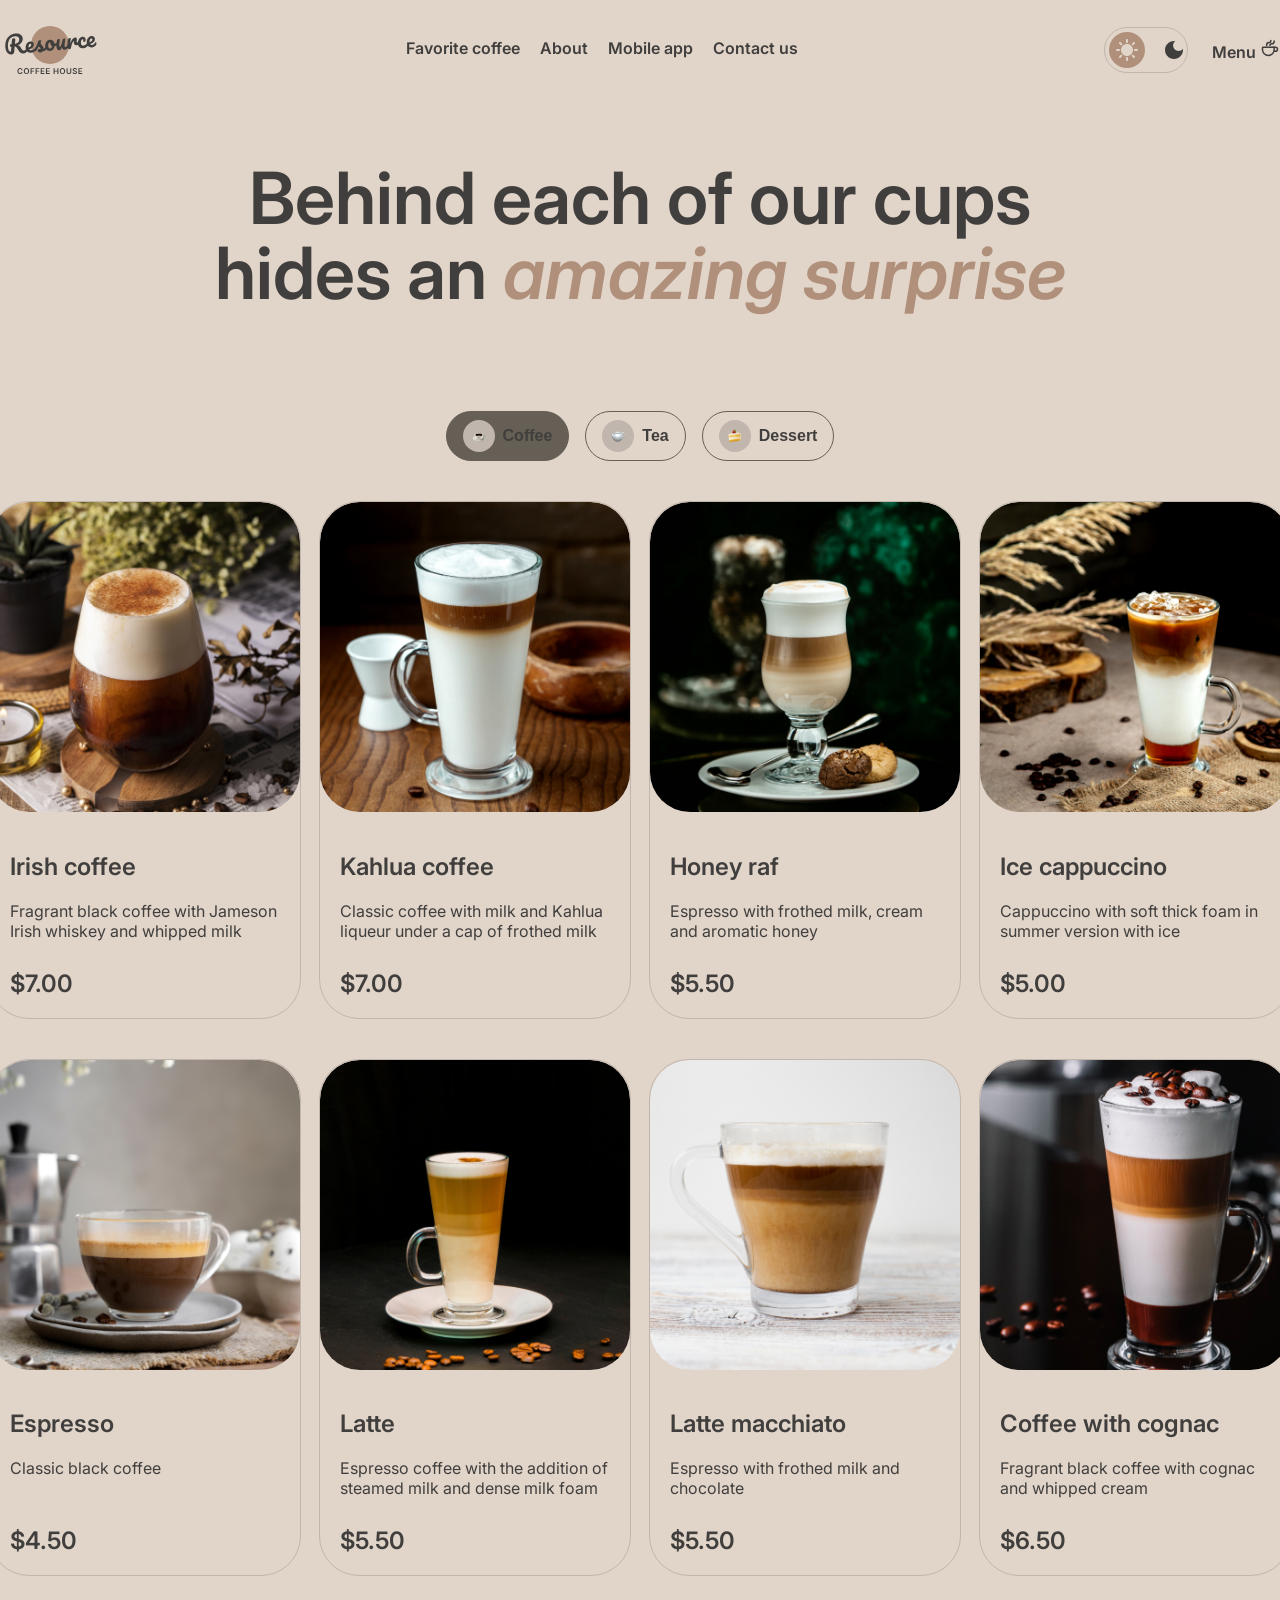
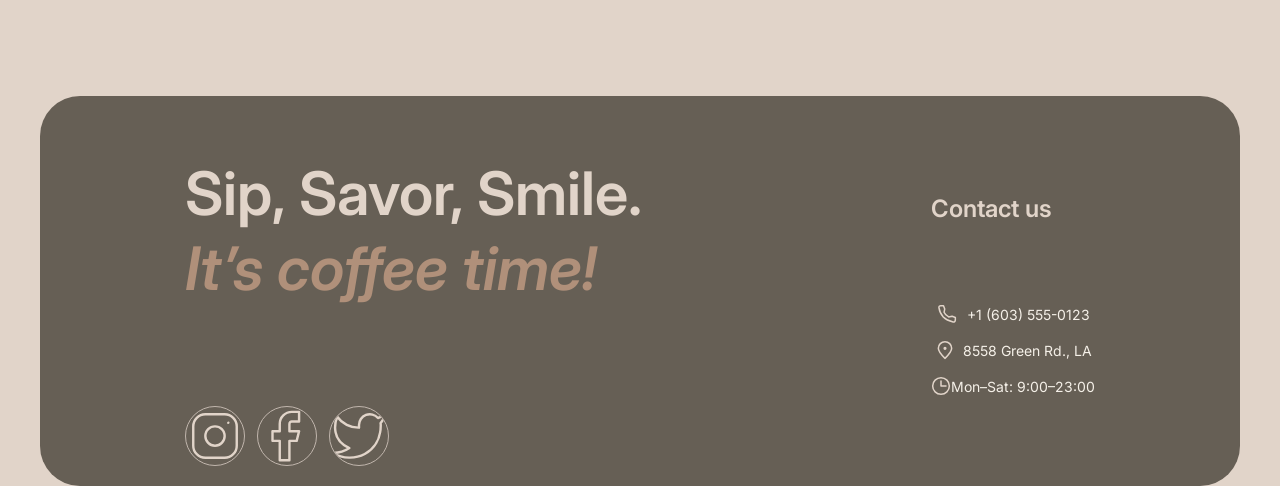
<file: coffe house/menu.html>
<!DOCTYPE html>
<html lang="en">

<head>
    <meta charset="UTF-8">
    <meta name="viewport" content="width=device-width, initial-scale=1.0">
    <link rel="icon" type="image/png" sizes="32x32" href="favicon-32x32.png">
    <title>Coffee House</title>
    <link rel="preconnect" href="https://fonts.googleapis.com">
    <link rel="preconnect" href="https://fonts.gstatic.com" crossorigin>
    <link
        href="https://fonts.googleapis.com/css2?family=Cormorant+Garamond:ital,wght@0,300..700;1,300..700&family=Cutive+Mono&family=Inter:ital,opsz,wght@0,14..32,100..900;1,14..32,100..900&display=swap"
        rel="stylesheet">
    <link rel="stylesheet" href="shared.css">
    <link rel="stylesheet" href="menu.css">
</head>

<body>
    <header class="header">
        <div class="container header-container">
            <a href="index.html" class="logo">
                <img src="logo.svg" alt="Coffee House Logo">
            </a>
            <nav class="main-nav" id="mainNav">
                <ul class="menu-list">
                    <li class="menu-name">
                        <a class="menu-link" href="index.html#favorite-coffee">
                            Favorite coffee
                        </a>
                    </li>
                    <li class="menu-name">
                        <a class="menu-link" href="index.html#about">
                            About
                        </a>
                    </li>
                    <li class="menu-name">
                        <a class="menu-link" href="index.html#mobile-app">
                            Mobile app
                        </a>
                    </li>
                    <li class="menu-name">
                        <a class="menu-link" href="index.html#contact-us">
                            Contact us
                        </a>
                    </li>
                    <li class="menu-name menu-name-mobile">
                        <a class="menu-link menu-and-cup" href="menu.html">Menu
                            <svg width="20" height="20" viewBox="0 0 20 20" fill="none"
                                xmlns="http://www.w3.org/2000/svg">
                                <path
                                    d="M14.167 9.76667V11.6667C14.167 14.8883 11.5553 17.5 8.33366 17.5C5.112 17.5 2.50033 14.8883 2.50033 11.6667V9.76667C2.50033 9.4353 2.76896 9.16667 3.10033 9.16667H13.567C13.8984 9.16667 14.167 9.4353 14.167 9.76667Z"
                                    stroke="#403F3D" stroke-width="1.5" stroke-linecap="round"
                                    stroke-linejoin="round" />
                                <path
                                    d="M10.0003 7.50008C10.0003 6.66675 10.5956 5.83341 11.786 5.83341C13.101 5.83341 14.167 4.76743 14.167 3.45246V2.91675"
                                    stroke="#403F3D" stroke-width="1.5" stroke-linecap="round"
                                    stroke-linejoin="round" />
                                <path
                                    d="M6.66634 7.5V7.08333C6.66634 5.70262 7.78563 4.58333 9.16634 4.58333C10.0868 4.58333 10.833 3.83714 10.833 2.91667V2.5"
                                    stroke="#403F3D" stroke-width="1.5" stroke-linecap="round"
                                    stroke-linejoin="round" />
                                <path
                                    d="M13.333 9.16675H15.4163C16.5669 9.16675 17.4997 10.0995 17.4997 11.2501C17.4997 12.4007 16.5669 13.3334 15.4163 13.3334H14.1663"
                                    stroke="#403F3D" stroke-width="1.5" stroke-linecap="round"
                                    stroke-linejoin="round" />
                            </svg>
                        </a>
                    </li>
                </ul>
            </nav>
            <div class="header-actions">
                <button class="button-switch" aria-label="theme-switch">
                    <img src="Light.svg" alt="light-version">
                    <img src="Moon.svg" alt="dark-version">
                </button>
                <div class="menu-item">
                    <a class="menu-link menu-and-cup-end" href="menu.html">Menu
                        <svg width="20" height="20" viewBox="0 0 20 20" fill="none" xmlns="http://www.w3.org/2000/svg">
                            <path
                                d="M14.167 9.76667V11.6667C14.167 14.8883 11.5553 17.5 8.33366 17.5C5.112 17.5 2.50033 14.8883 2.50033 11.6667V9.76667C2.50033 9.4353 2.76896 9.16667 3.10033 9.16667H13.567C13.8984 9.16667 14.167 9.4353 14.167 9.76667Z"
                                stroke="#403F3D" stroke-width="1.5" stroke-linecap="round" stroke-linejoin="round" />
                            <path
                                d="M10.0003 7.50008C10.0003 6.66675 10.5956 5.83341 11.786 5.83341C13.101 5.83341 14.167 4.76743 14.167 3.45246V2.91675"
                                stroke="#403F3D" stroke-width="1.5" stroke-linecap="round" stroke-linejoin="round" />
                            <path
                                d="M6.66634 7.5V7.08333C6.66634 5.70262 7.78563 4.58333 9.16634 4.58333C10.0868 4.58333 10.833 3.83714 10.833 2.91667V2.5"
                                stroke="#403F3D" stroke-width="1.5" stroke-linecap="round" stroke-linejoin="round" />
                            <path
                                d="M13.333 9.16675H15.4163C16.5669 9.16675 17.4997 10.0995 17.4997 11.2501C17.4997 12.4007 16.5669 13.3334 15.4163 13.3334H14.1663"
                                stroke="#403F3D" stroke-width="1.5" stroke-linecap="round" stroke-linejoin="round" />
                        </svg>
                    </a>
                    <button class="burger-button" aria-label="Open menu">
                        <span class="burger-line"></span>
                        <span class="burger-line"></span>
                    </button>
                </div>
            </div>
    </header>
    <main>
        <section id="menu-hero-container">
            <h1>Behind each of our cups<br>
                hides an <span>amazing surprise</span></h1>
            <div class="tabs" aria-label="menu-cathegory">
                <button class="tab is-active" data-category="coffee">
                    <span class="tab-icon-wrapper">
                        <img src="em_coffee.svg" alt="">
                    </span>
                    <span class="tab-text">Coffee</span>
                </button>
                <button class="tab" data-category="tea">
                    <span class="tab-icon-wrapper">
                        <img src="teapot.svg" alt="">
                    </span>
                    <span class="tab-text">Tea</span>
                </button>
                <button class="tab" data-category="dessert">
                    <span class="tab-icon-wrapper">
                        <img src="cake.svg" alt="">
                    </span>
                    <span class="tab-text">Dessert</span>
                </button>
            </div>
        </section>
        <div class="menu-section" id="menu">
            <div class="container">
                <div class="products-grid coffee-grid" data-category="coffee"></div>
                <div class="products-grid tea-grid" data-category="tea"></div>
                <div class="products-grid dessert-grid" data-category="dessert"></div>
            </div>
            <div class="refresh">
                <button id="load-more-btn" class="refresh-btn is-hidden">
                    <svg width="24" height="24" viewBox="0 0 24 24" fill="none" xmlns="http://www.w3.org/2000/svg">
                        <path
                            d="M21.8883 13.5C21.1645 18.3113 17.013 22 12 22C6.47715 22 2 17.5228 2 12C2 6.47715 6.47715 2 12 2C16.1006 2 19.6248 4.46819 21.1679 8"
                            stroke="#403F3D" stroke-linecap="round" stroke-linejoin="round" />
                        <path d="M17 8H21.4C21.7314 8 22 7.73137 22 7.4V3" stroke="#403F3D" stroke-linecap="round"
                            stroke-linejoin="round" />
                    </svg>
                </button>
            </div>
        </div>
    </main>
    <footer id="contact-us">
        <div class="container footer-container">
            <div class="footer-left">
                <p class="footer-heading">Sip, Savor, Smile.<span>It’s coffee time!</span></p>
                <div class="social-media">
                    <a href="https://www.instagram.com/" target="_blank" rel="noopener noreferrer">
                        <img src="instagram.svg" alt="instagram"> </a>
                    <a href="https://www.facebook.com/" target="_blank" rel="noopener noreferrer">
                        <img src="facebook.svg" alt="facebook"></a>
                    <a href="https://x.com/" target="_blank" rel="noopener noreferrer">
                        <img src="twitter.svg" alt="twitter"></a>
                </div>
            </div>
            <div class="footer-right">
                <p class="footer-right-name">Contact us</p>
                <ul class="contacts-list">
                    <li><a href="tel:+1(603)5550123">
                            <img src="phone.svg" alt="phone">+1 (603) 555-0123</a></li>
                    <li><a href="https://www.google.com/maps/search/8558+Green+Rd.,++LA/@48.5033352,-122.3374381,17z/data=!3m1!4b1?entry=ttu&g_ep=EgoyMDI2MDkxNi4wIKXMDSoASAFQAw%3D%3D"
                            class="map" target="_blank" rel="noopener noreferrer">
                            <img src="pin-alt.svg" alt="location">8558 Green Rd., LA</a></li>
                    <li>
                        <p><img src="clock.svg" alt="clock">Mon–Sat: 9:00–23:00</p>
                    </li>
                </ul>
            </div>
        </div>
    </footer>
    <div class="modal" id="product-modal" hidden>
        <div class="modal-overlay" data-close></div>
        <div class="modal-window" id="modal-window"></div>
    </div>
    <script src="products.js"></script>
    <script src="script.js"></script>
</body>

</html>
</file>
<file: coffe house/shared.css>
* {
  box-sizing: border-box;
  scroll-behavior: smooth;
}
html ::-webkit-scrollbar {
  display: none;
}
html {
  margin: 0 auto;
  padding: 0;
  width: 100%;
  overflow-x: hidden;
  -webkit-text-size-adjust: 100%;
  background-color: #E1D4C9;
}
body {
  max-width: 1440px;
  padding: 0;
  width: 100%;
  overflow-x: hidden;
  font-family: 'Inter', sans-serif;
  color: #403F3d;
  margin: 0 auto;
}
  img {
  max-width: 100%;
  height: auto;
  display: block;
}
.container{
max-width: 1360px;
width: 100%;
display: flex;
flex-direction: column;
margin: 0 auto;
}

.header-container{
display: flex;
flex-direction: row;
justify-content: space-between;
padding-top: 20px;
padding-bottom: 20px;
font-size: 16px;
font-weight: 600;
}
.logo{
display: block;
}
.logo img{
max-width: 100px;
width: 100%;
height: auto;
}
.menu-list{
display:flex;
flex-direction: row;
justify-content: space-between;
align-items: center;
list-style: none;
gap: 20px;
padding: 0;
}
.menu-name{
font-size: 16px;
font-weight: 600;
line-height: 150%;
}
.menu-link {
text-decoration: none;
color: #403F3D;
}
.menu-link:hover{
  text-decoration: underline;
  text-decoration-thickness:2px;
  text-decoration-color:  solid #B0907A;
  transition: 0.3s ease;
}
.header-actions {
display: flex;
align-items: center;
gap: 24px;
}
.menu-item{
display: flex;
flex-direction: row;
justify-content: center;
align-self: center;
}
.menu-and-cup{
display: flex;
flex-direction: row;
justify-content: center;
align-items: center;
gap: 5px;
}
.menu-name-mobile{
display: none;
}
.burger-button{
display: none;
}
.button-switch{
display: flex;
flex-direction: row;
justify-content: center;
align-items: center;
padding: 4px;
gap: 20px;
border: 1px solid #C1B6AD;
border-radius: 100px;
background: transparent;
}
#contact-us{
padding-left:40px;
padding-right:40px;
margin-top: 100px;
}
.footer-container {
display: flex;
flex-direction: row;
align-items: center;
justify-content: space-around;
width: 100%;
border-radius: 40px;
background: #665F55;
}
.footer-left{
display: flex;
flex-direction: column;
justify-content: center;
align-items: flex-start;
gap: 40px;
}
.footer-heading {
font-family: 'Inter';
font-style: normal;
text-align: left;
font-weight: 600;
font-size: 60px;
line-height: 75px;
color: #E1D4C9;
}
.footer-heading span {
display: block;
font-style: italic;
color: #B0907A;
}
.social-media{
display: flex;
align-items: center;
gap: 12px;
padding-bottom: 20px;
}
.social-media img{
border-radius: 100px;
border: 1px solid #C1B6AD;
width: 60px;
height: 60px;
}
.social-media a{
text-decoration: none;
}
.social-media a:hover {
background-color: #C1B6AD
}
.footer-right{
display: flex;
flex-direction: column;
gap: 40px;
}
.footer-right-name{
color: #E1D4C9;
font-size: 24px;
font-style: normal;
font-weight: 600;
line-height: 125%;
}
.contacts-list{
display: flex;
flex-direction: column;
padding: 0;
}
.contacts-list li{
list-style: none;
}
.contacts-list li p,
.contacts-list li a {
display: flex;
align-items: center;
justify-content: space-around;
color: #f5f0e8;
font-size: 14px;
text-decoration: none;
margin: 0;
}
.clock {
margin:0 10px;
}
.contacts-list{
gap: 16px
}
.contacts-list a:hover{
color: #E1D4C9;
}
@media (max-width:380px) {
.container {
max-width: 380px;
width: 100%;
}
.burger-button {
display: flex;
align-items: center;
justify-content: center;
flex-direction: column;
gap: 4px;
width: 44px;
height: 44px;
padding: 0;
background: transparent;
border: 1px solid #B1907F;
border-radius: 50%;
cursor: pointer;
z-index: 1001;
}
.burger-line {
display: block;
width: 16px;
height: 2px;
background-color: #403F3D;
transition: transform 0.3s ease;
}
.burger-button {
display: flex;
align-items: center;
justify-content: center;
flex-direction: column;
gap: 4px;
width: 44px;
height: 44px;
padding: 0;
background: transparent;
border: 1px solid #B1907F;
border-radius: 50%;
cursor: pointer;
z-index: 1001;
}
.burger-line {
display: block;
width: 16px;
height: 2px;
background-color: #403F3D;
transition: transform 0.3s ease;
}
.burger-button.active .burger-line:nth-child(1) {
  transform: translateY(3px) rotate(45deg);
}
.burger-button.active .burger-line:nth-child(2) {
  transform: translateY(-3px) rotate(-45deg);
}
.main-nav.active {
display: flex;
transform: translateX(0);
}
.main-nav a {
padding: 10px;
font-size: 20px;
}
.menu-name-mobile{
display: flex;
margin-bottom: 50px;
}
.main-nav {
position: fixed;
top: 0;
left: 0;
right: 0;
bottom: 0;
background: #E1D4C9;
z-index: 1000;
display: flex;
flex-direction: column;
align-items: center;
justify-content: center;
gap: 40px;
transform: translateX(-100%);
opacity: 0;
pointer-events: none;
transition: transform 0.3s ease, opacity 0.3s ease;
}
  .main-nav.active {
  transform: translateX(0);
  opacity: 1;
  pointer-events: auto;
}
  .menu-list {
    flex-direction: column;
    align-items: center;
    gap: 40px;
  }
    .main-nav a {
    padding: 10px;
    font-size: 20px;
  }
  .menu-and-cup-end{
  display: none;
  }
}

@media (max-width:768px) {
.container {
max-width: 768px;
width: 100%;
}
.burger-button {
display: flex;
align-items: center;
justify-content: center;
flex-direction: column;
gap: 4px;
width: 44px;
height: 44px;
padding: 0;
background: transparent;
border: 1px solid #B1907F;
border-radius: 50%;
cursor: pointer;
z-index: 1001;
}
.burger-line {
display: block;
width: 16px;
height: 2px;
background-color: #403F3D;
transition: transform 0.3s ease;
}
.burger-button.active .burger-line:nth-child(1) {
  transform: translateY(3px) rotate(45deg);
}
.burger-button.active .burger-line:nth-child(2) {
  transform: translateY(-3px) rotate(-45deg);
}
.main-nav.active {
display: flex;
transform: translateX(0);
}
.main-nav a {
padding: 10px;
font-size: 20px;
}
.menu-name-mobile{
display: flex;
margin-bottom: 50px;
}
.main-nav {
position: fixed;
top: 0;
left: 0;
right: 0;
bottom: 0;
background: #E1D4C9;
z-index: 1000;
display: flex;
flex-direction: column;
align-items: center;
justify-content: center;
gap: 40px;
transform: translateX(-100%);
opacity: 0;
pointer-events: none;
transition: transform 0.3s ease, opacity 0.3s ease;
}
  .main-nav.active {
  transform: translateX(0);
  opacity: 1;
  pointer-events: auto;
}
  .menu-list {
    flex-direction: column;
    align-items: center;
    gap: 40px;
  }
    .main-nav a {
    padding: 10px;
    font-size: 20px;
  }
  .menu-and-cup-end{
  display: none;
  }
}
</file>
<file: coffe house/menu.css>
#menu-hero-container{
display: flex;
flex-direction: column;
justify-content: center;
align-items: center;
gap: 40px;
align-self: stretch;
margin-bottom: 40px;
}
h1 {
font-size: 72px;
font-weight: 600;
line-height: 105%;
text-align: center;
}
h1 span{
font-style: italic;
color: #B0907A;
}
.tabs {
display: flex;
justify-content: center;
align-items: center;
gap: 16px;
width: 100%;
min-height: 48px;
height: auto;
}
.tab {
display: inline-flex;
align-items: center;
justify-content: space-between;
padding: 8px 16px;
gap: 8px;
background-color: transparent;
border: 1px solid #665F55;
border-radius: 100px;
cursor: pointer;
margin: 0;
text-decoration: none;
}
.tab:hover {
transition: background 0.3s ease,
color 0.3s ease,
border-color 0.3s ease;
}
.tab.is-active {
  background-color: #665F55;
  border-color: #665F55;
}
.tab.is-active.tab-text{
  color: #E1D4C9;
}
.tab-icon-wrapper{
display: flex;
align-items: center;
justify-content: center;
width: 32px;
height: 32px;
background-color: #C1B6AD ;
border-radius: 50px;
}
.tab-text{
margin: 0;
font-weight: 600;
font-size: 16px;
line-height: 150%;
color: #403F3D;
}
.tab img{
width: 24px;
height: 16px;
}
.products-grid{
display: none;
gap: 40px;
width: 100%;
justify-items: center;
align-items: stretch;
grid-template-columns: repeat(4, 1fr);
margin-bottom: 20px;
}
.products-grid.is-active{
display: grid;
}
.product-card{
display: flex;
flex-direction: column;
height: 100%;
align-items: center;
border: 1px solid #C1B6AD;
border-radius: 40px;
overflow: hidden;
height: 100%;
}
.product-picture{
width: 310px;
height: 310px;
overflow: hidden;
border-radius: 40px;
}
.product-picture:hover{
transform: scale(0.9);
transition: transform 0.9s ease;
}
.product-info{
display: flex;
flex-direction: column;
justify-content: space-between;
align-items: flex-start;
padding: 20px;
gap: 12px;
flex: 1;
width: 100%;
box-sizing: border-box;
}
.price {
font-size: 24px;
font-weight: 600;
}
h2{
font-weight: 600;
}
.refresh {
display: flex;
flex-direction: row;
justify-content: center;
}
.refresh-btn{
display: flex;
box-sizing: border-box;
flex-direction: row;
justify-content: center;
align-items: center;
padding: 0px;
width: 60px;
height: 60px;
border: 1px solid #665F55;
border-radius: 100px;
background-color: transparent;
}
.is-hidden{
display: none;
}
.modal{
position: fixed;
inset: 0;
display: flex;
justify-content: center;
align-items: center;
z-index: 1000;
}
.modal[hidden] {
  display: none;
}
.modal-overlay{
position: absolute;
  inset: 0;
  background: #403F3DCC;
  cursor: pointer;
}
.modal-window{
display: flex;
flex-direction: row;
background-color: #E1D4C9;
border-radius: 40px;
padding: 16px;
z-index: 1001;
max-width: 800px;
width: 100%;
}
.modal-info{
margin-left: 20px;
gap:12px
}
.size-btn,
.additive-btn {
  font-size: 16px;
  font-weight: 600;
  color: #403F3D;
  background-color: transparent;
  border: 1px solid #C1B6AD;
  border-radius: 40px;
  padding: 8px 16px;
  cursor: pointer;
  transition: background .2s, color .2s, border-color .2s;
}
.size-btn:hover,
.additive-btn:hover {
  border-color: #665F55;
}

.size-btn.is-active,
.additive-btn.is-active {
  background: #665F55;
  border-color: #665F55;
  color: #E1D4C9;
}


@media (max-width:768px) {
.products-grid.products-grid.is-active{
display: grid;
grid-template-columns: repeat(2, 1fr);
gap:34px;
padding: 40px;
}
.product-picture{
width: 100%;
}
}
@media (max-width: 380px){
.products-grid.products-grid.is-active{
display: flex;
flex-direction: column;
gap:34px;
padding: 40px;
}
}
</file>
